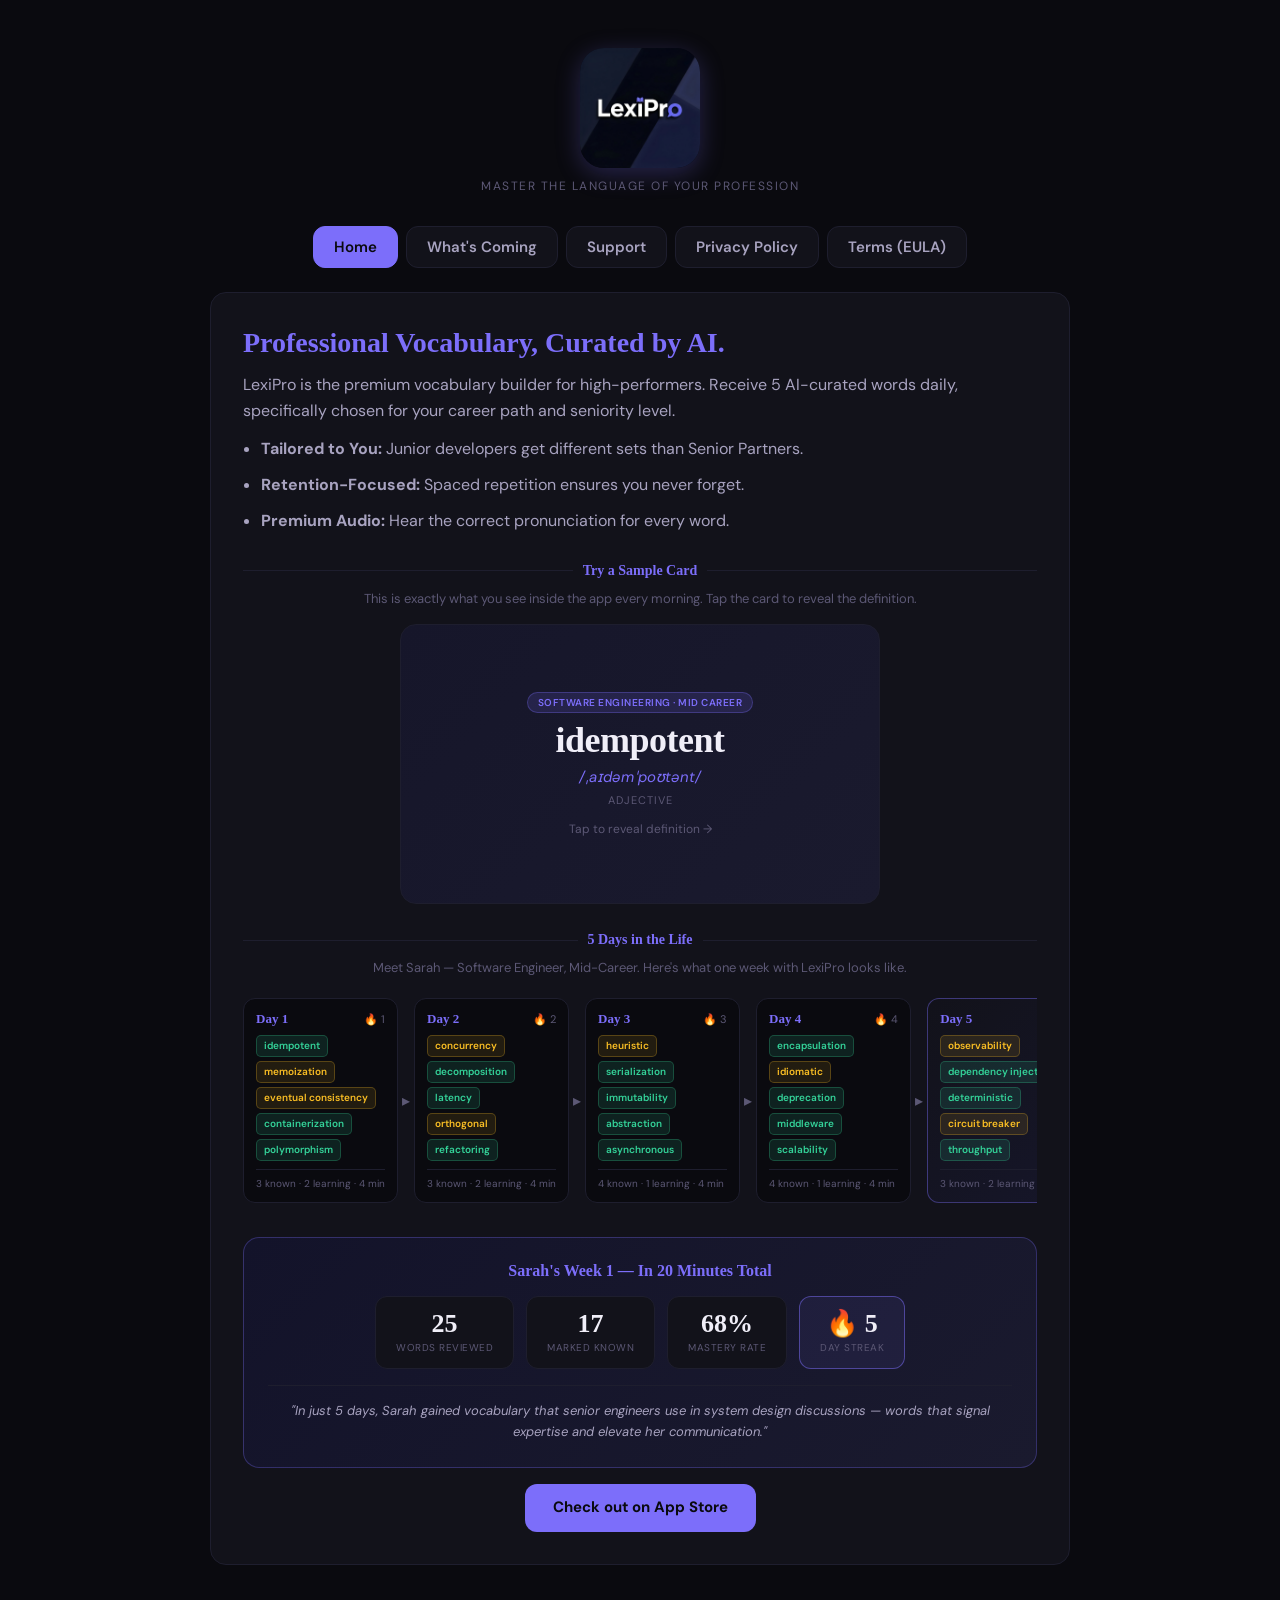
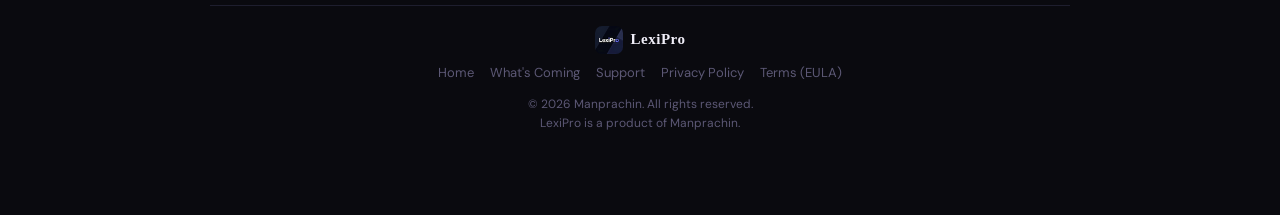
<file: index.html>
<!DOCTYPE html>
<html lang="en">
<head>
    <meta charset="UTF-8">
    <meta name="viewport" content="width=device-width, initial-scale=1.0">
    <title>LexiPro | Master the Language of Your Profession</title>
    <meta name="description" content="LexiPro — The premium vocabulary builder for high-performers. 5 AI-curated words daily, tailored to your career.">
    <link href="https://fonts.googleapis.com/css2?family=DM+Sans:wght@400;600;700&display=swap" rel="stylesheet">
    <link rel="icon" type="image/png" href="images/favicon.png">
    <link rel="stylesheet" href="styles.css?v=1.0.1">
</head>
<body>
<div class="page-wrapper">

    <div class="logo-container">
        <img src="images/icon.png" alt="LexiPro Logo" class="logo-img">
        <div class="logo-tagline">Master the Language of Your Profession</div>
    </div>

    <!-- Mobile burger toggle -->
    <button class="nav-toggle" onclick="toggleNav()" aria-expanded="false" aria-controls="main-nav" id="navToggle">
        <span class="nav-toggle-label">
            <span class="nav-current-page">Home</span>
        </span>
        <span class="burger-icon" aria-hidden="true">
            <span></span><span></span><span></span>
        </span>
    </button>

    <nav class="tabs" id="main-nav" role="navigation" aria-label="Main navigation">
        <a href="index.html"       class="tab-btn active" onclick="closeNav()">Home</a>
        <a href="coming-soon.html" class="tab-btn"        onclick="closeNav()">What's Coming</a>
        <a href="support.html"     class="tab-btn"        onclick="closeNav()">Support</a>
        <a href="privacy.html"     class="tab-btn"        onclick="closeNav()">Privacy Policy</a>
        <a href="terms.html"       class="tab-btn"        onclick="closeNav()">Terms (EULA)</a>
    </nav>

    <div class="content-card">
        <h2>Professional Vocabulary, Curated by AI.</h2>
        <p>LexiPro is the premium vocabulary builder for high-performers. Receive 5 AI-curated words daily, specifically chosen for your career path and seniority level.</p>
        <ul>
            <li><strong>Tailored to You:</strong> Junior developers get different sets than Senior Partners.</li>
            <li><strong>Retention-Focused:</strong> Spaced repetition ensures you never forget.</li>
            <li><strong>Premium Audio:</strong> Hear the correct pronunciation for every word.</li>
        </ul>

        <!-- ── SAMPLE WORD CARD ── -->
        <div class="section-divider"><span>Try a Sample Card</span></div>
        <p class="section-hint">This is exactly what you see inside the app every morning. Tap the card to reveal the definition.</p>

        <div class="card-carousel">
            <div class="word-card" id="wordCard" onclick="flipCard()">
                <div class="card-inner" id="cardInner">
                    <div class="card-face card-front">
                        <div class="card-badge">Software Engineering · Mid Career</div>
                        <div class="card-word">idempotent</div>
                        <div class="card-pronunciation">/ˌaɪdəmˈpoʊtənt/</div>
                        <div class="card-pos">adjective</div>
                        <div class="card-tap-hint">Tap to reveal definition →</div>
                    </div>
                    <div class="card-face card-back">
                        <div class="card-definition">Denoting an operation that produces the same result regardless of how many times it is executed.</div>
                        <div class="card-example">
                            <span class="example-label">Example</span>
                            "Making the same API request multiple times should be idempotent — the second call produces the same state as the first."
                        </div>
                        <div class="card-context">
                            <span class="context-label">💡 Context</span>
                            Critical in distributed systems and RESTful API design, especially for PUT and DELETE operations.
                        </div>
                    </div>
                </div>
            </div>
            <div class="card-actions" id="cardActions" style="display:none;">
                <button class="swipe-btn swipe-learn" onclick="swipeCard('learn')"><span>📚</span> Still Learning</button>
                <button class="swipe-btn swipe-know"  onclick="swipeCard('know')"><span>✅</span> I Know This</button>
            </div>
            <div class="swipe-reaction" id="swipeReaction" style="display:none;"></div>
        </div>

        <!-- ── 5-DAY JOURNEY ── -->
        <div class="section-divider"><span>5 Days in the Life</span></div>
        <p class="section-hint">Meet Sarah — Software Engineer, Mid-Career. Here's what one week with LexiPro looks like.</p>

        <div class="journey-strip">
            <div class="journey-day">
                <div class="day-header"><span class="day-label">Day 1</span><span class="day-streak">🔥 1</span></div>
                <div class="day-words">
                    <span class="word-pill known">idempotent</span>
                    <span class="word-pill learning">memoization</span>
                    <span class="word-pill learning">eventual consistency</span>
                    <span class="word-pill known">containerization</span>
                    <span class="word-pill known">polymorphism</span>
                </div>
                <div class="day-stat">3 known · 2 learning · 4 min</div>
            </div>
            <div class="journey-connector">▸</div>
            <div class="journey-day">
                <div class="day-header"><span class="day-label">Day 2</span><span class="day-streak">🔥 2</span></div>
                <div class="day-words">
                    <span class="word-pill learning">concurrency</span>
                    <span class="word-pill known">decomposition</span>
                    <span class="word-pill known">latency</span>
                    <span class="word-pill learning">orthogonal</span>
                    <span class="word-pill known">refactoring</span>
                </div>
                <div class="day-stat">3 known · 2 learning · 4 min</div>
            </div>
            <div class="journey-connector">▸</div>
            <div class="journey-day">
                <div class="day-header"><span class="day-label">Day 3</span><span class="day-streak">🔥 3</span></div>
                <div class="day-words">
                    <span class="word-pill learning">heuristic</span>
                    <span class="word-pill known">serialization</span>
                    <span class="word-pill known">immutability</span>
                    <span class="word-pill known">abstraction</span>
                    <span class="word-pill known">asynchronous</span>
                </div>
                <div class="day-stat">4 known · 1 learning · 4 min</div>
            </div>
            <div class="journey-connector">▸</div>
            <div class="journey-day">
                <div class="day-header"><span class="day-label">Day 4</span><span class="day-streak">🔥 4</span></div>
                <div class="day-words">
                    <span class="word-pill known">encapsulation</span>
                    <span class="word-pill learning">idiomatic</span>
                    <span class="word-pill known">deprecation</span>
                    <span class="word-pill known">middleware</span>
                    <span class="word-pill known">scalability</span>
                </div>
                <div class="day-stat">4 known · 1 learning · 4 min</div>
            </div>
            <div class="journey-connector">▸</div>
            <div class="journey-day journey-day-final">
                <div class="day-header"><span class="day-label">Day 5</span><span class="day-streak">🔥 5</span></div>
                <div class="day-words">
                    <span class="word-pill learning">observability</span>
                    <span class="word-pill known">dependency injection</span>
                    <span class="word-pill known">deterministic</span>
                    <span class="word-pill learning">circuit breaker</span>
                    <span class="word-pill known">throughput</span>
                </div>
                <div class="day-stat">3 known · 2 learning · 4 min</div>
            </div>
        </div>

        <!-- ── WEEK SUMMARY ── -->
        <div class="week-summary">
            <div class="summary-title">Sarah's Week 1 — In 20 Minutes Total</div>
            <div class="summary-stats">
                <div class="stat-box"><div class="stat-num">25</div><div class="stat-lbl">Words Reviewed</div></div>
                <div class="stat-box"><div class="stat-num">17</div><div class="stat-lbl">Marked Known</div></div>
                <div class="stat-box"><div class="stat-num">68%</div><div class="stat-lbl">Mastery Rate</div></div>
                <div class="stat-box stat-box-highlight"><div class="stat-num">🔥 5</div><div class="stat-lbl">Day Streak</div></div>
            </div>
            <div class="summary-quote">"In just 5 days, Sarah gained vocabulary that senior engineers use in system design discussions — words that signal expertise and elevate her communication."</div>
        </div>


        <a href="https://apps.apple.com/gb/app/lexipro/id6759836069" class="cta-button">Check out on App Store</a>
    </div>

    <footer class="site-footer">
        <div class="footer-logo">
            <img src="images/favicon.png" alt="LexiPro">
            <span class="footer-logo-name">LexiPro</span>
        </div>
        <nav class="footer-links" aria-label="Footer navigation">
            <a href="index.html">Home</a>
            <a href="coming-soon.html">What's Coming</a>
            <a href="support.html">Support</a>
            <a href="privacy.html">Privacy Policy</a>
            <a href="terms.html">Terms (EULA)</a>
        </nav>
        <p class="footer-copy">
            &copy; <script>document.write(new Date().getFullYear())</script> Manprachin. All rights reserved.<br>
            LexiPro is a product of <a href="mailto:manprachinbusiness@gmail.com">Manprachin</a>.
        </p>
    </footer>

</div><!-- /page-wrapper -->
<script src="script.js?v=1.0.1"></script>
</body>
</html>
</file>
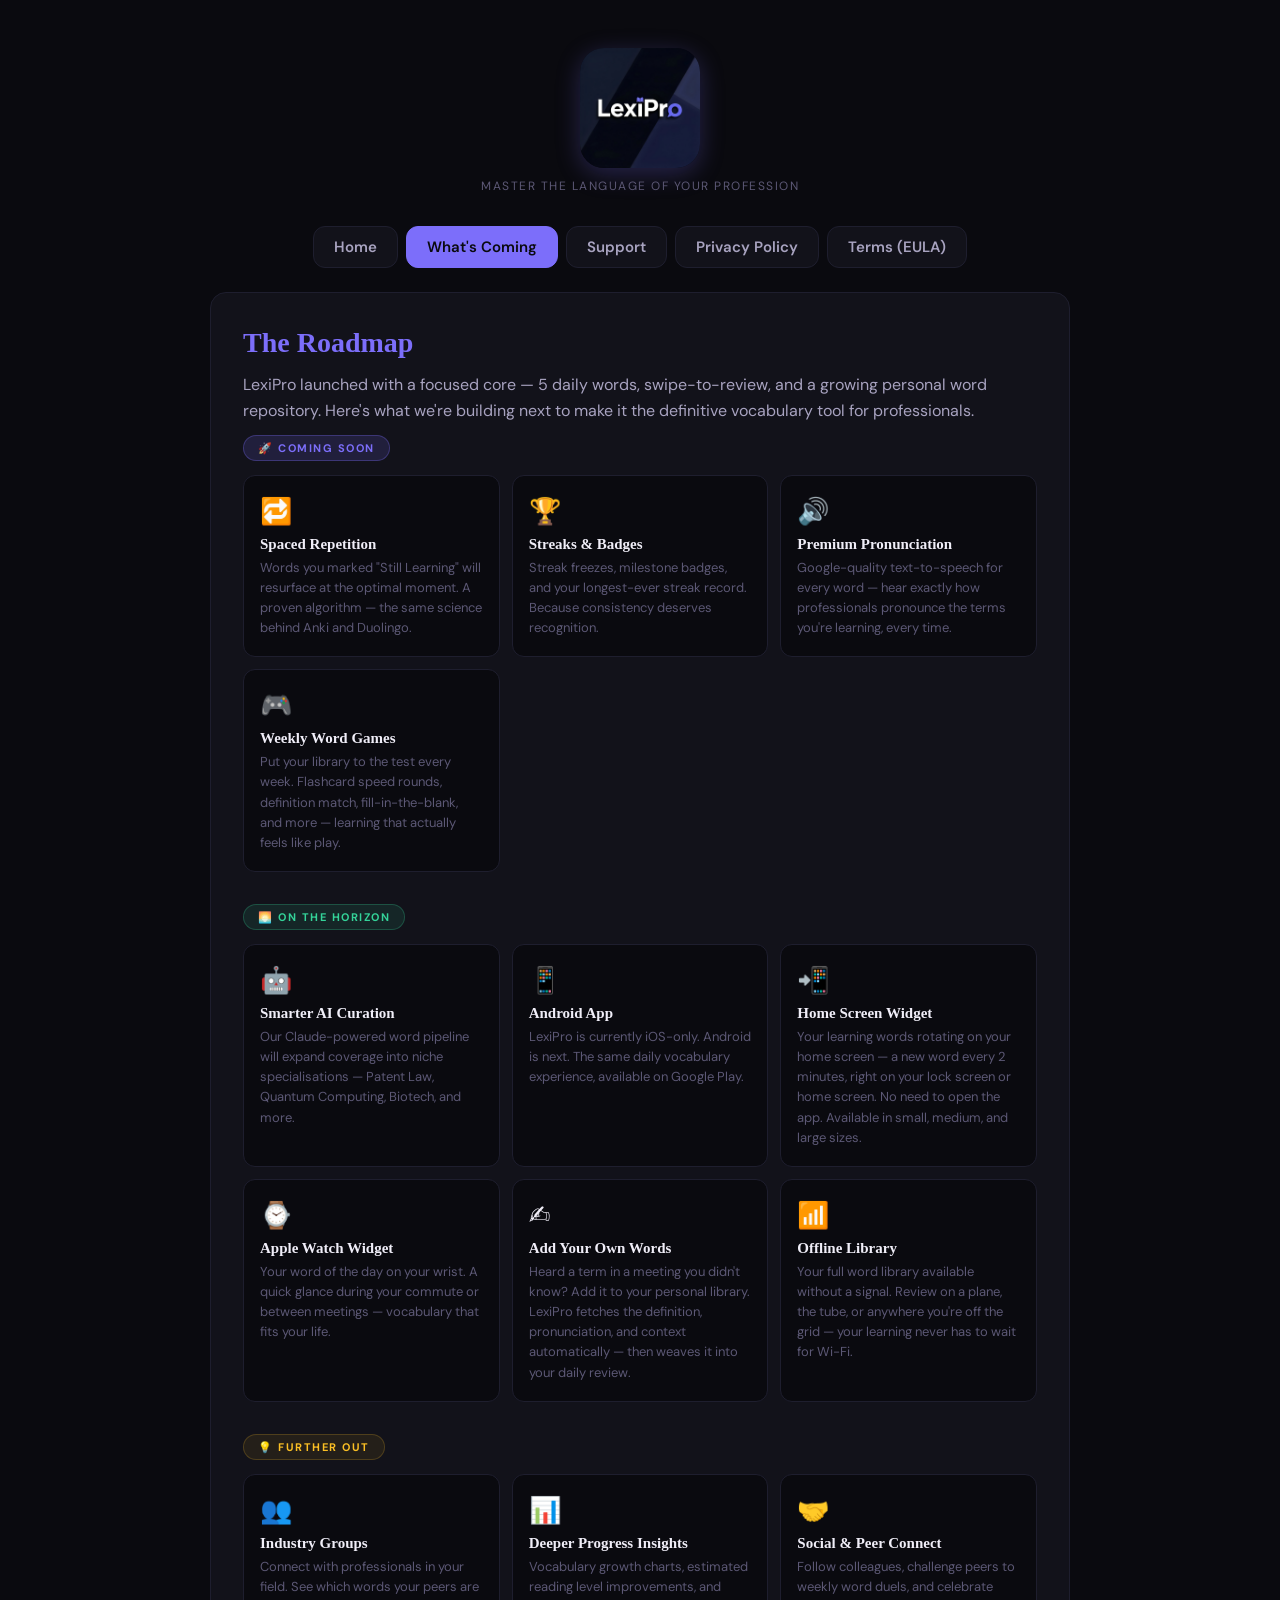
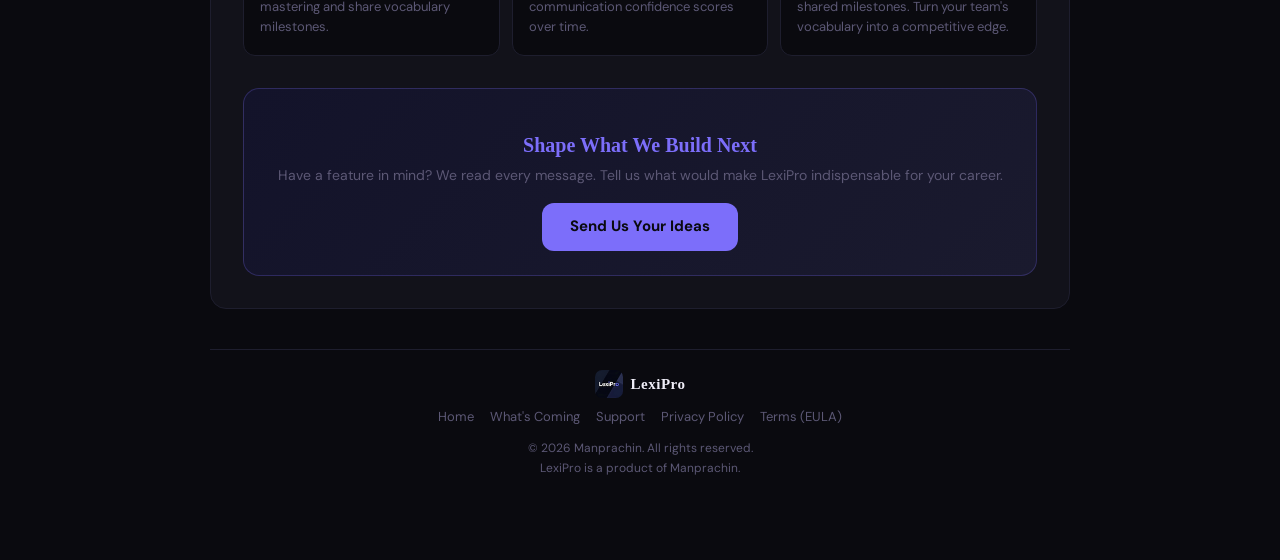
<file: coming-soon.html>
<!DOCTYPE html>
<html lang="en">
<head>
    <meta charset="UTF-8">
    <meta name="viewport" content="width=device-width, initial-scale=1.0">
    <title>What's Coming | LexiPro</title>
    <meta name="description" content="See what's next for LexiPro — Android support, spaced repetition, AI-powered word generation, streaks, badges and more.">
    <link href="https://fonts.googleapis.com/css2?family=DM+Sans:wght@400;600;700&display=swap" rel="stylesheet">
    <link rel="icon" type="image/png" href="images/favicon.png">
    <link rel="stylesheet" href="styles.css?v=1.0.1">
</head>
<body>
<div class="page-wrapper">

    <div class="logo-container">
        <img src="images/icon.png" alt="LexiPro Logo" class="logo-img">
        <div class="logo-tagline">Master the Language of Your Profession</div>
    </div>

    <button class="nav-toggle" onclick="toggleNav()" aria-expanded="false" aria-controls="main-nav" id="navToggle">
        <span class="nav-toggle-label">
            <span class="nav-current-page">What's Coming</span>
        </span>
        <span class="burger-icon" aria-hidden="true">
            <span></span><span></span><span></span>
        </span>
    </button>

    <nav class="tabs" id="main-nav" role="navigation" aria-label="Main navigation">
        <a href="index.html"       class="tab-btn"        onclick="closeNav()">Home</a>
        <a href="coming-soon.html" class="tab-btn active"  onclick="closeNav()">What's Coming</a>
        <a href="support.html"     class="tab-btn"         onclick="closeNav()">Support</a>
        <a href="privacy.html"     class="tab-btn"         onclick="closeNav()">Privacy Policy</a>
        <a href="terms.html"       class="tab-btn"         onclick="closeNav()">Terms (EULA)</a>
    </nav>

    <div class="content-card">
        <h2>The Roadmap</h2>
        <p>LexiPro launched with a focused core — 5 daily words, swipe-to-review, and a growing personal word repository. Here's what we're building next to make it the definitive vocabulary tool for professionals.</p>

        <!-- COMING SOON -->
        <div class="roadmap-phase">
            <div class="phase-label phase-soon">🚀 Coming Soon</div>
            <div class="roadmap-grid">
                <div class="roadmap-card">
                    <span class="roadmap-icon">🔁</span>
                    <div class="roadmap-title">Spaced Repetition</div>
                    <p class="roadmap-desc">Words you marked "Still Learning" will resurface at the optimal moment. A proven algorithm — the same science behind Anki and Duolingo.</p>
                </div>
                <div class="roadmap-card">
                    <span class="roadmap-icon">🏆</span>
                    <div class="roadmap-title">Streaks & Badges</div>
                    <p class="roadmap-desc">Streak freezes, milestone badges, and your longest-ever streak record. Because consistency deserves recognition.</p>
                </div>
                <div class="roadmap-card">
                    <span class="roadmap-icon">🔊</span>
                    <div class="roadmap-title">Premium Pronunciation</div>
                    <p class="roadmap-desc">Google-quality text-to-speech for every word — hear exactly how professionals pronounce the terms you're learning, every time.</p>
                </div>
                <div class="roadmap-card">
                    <span class="roadmap-icon">🎮</span>
                    <div class="roadmap-title">Weekly Word Games</div>
                    <p class="roadmap-desc">Put your library to the test every week. Flashcard speed rounds, definition match, fill-in-the-blank, and more — learning that actually feels like play.</p>
                </div>
            </div>
        </div>

        <!-- ON THE HORIZON -->
        <div class="roadmap-phase">
            <div class="phase-label phase-horizon">🌅 On the Horizon</div>
            <div class="roadmap-grid">
                <div class="roadmap-card">
                    <span class="roadmap-icon">🤖</span>
                    <div class="roadmap-title">Smarter AI Curation</div>
                    <p class="roadmap-desc">Our Claude-powered word pipeline will expand coverage into niche specialisations — Patent Law, Quantum Computing, Biotech, and more.</p>
                </div>
                <div class="roadmap-card">
                    <span class="roadmap-icon">📱</span>
                    <div class="roadmap-title">Android App</div>
                    <p class="roadmap-desc">LexiPro is currently iOS-only. Android is next. The same daily vocabulary experience, available on Google Play.</p>
                </div>
                <div class="roadmap-card">
                    <span class="roadmap-icon">📲</span>
                    <div class="roadmap-title">Home Screen Widget</div>
                    <p class="roadmap-desc">Your learning words rotating on your home screen — a new word every 2 minutes, right on your lock screen or home screen. No need to open the app. Available in small, medium, and large sizes.</p>
                </div>
                <div class="roadmap-card">
                    <span class="roadmap-icon">⌚</span>
                    <div class="roadmap-title">Apple Watch Widget</div>
                    <p class="roadmap-desc">Your word of the day on your wrist. A quick glance during your commute or between meetings — vocabulary that fits your life.</p>
                </div>
                <div class="roadmap-card">
                    <span class="roadmap-icon">✍️</span>
                    <div class="roadmap-title">Add Your Own Words</div>
                    <p class="roadmap-desc">Heard a term in a meeting you didn't know? Add it to your personal library. LexiPro fetches the definition, pronunciation, and context automatically — then weaves it into your daily review.</p>
                </div>
                <div class="roadmap-card">
                    <span class="roadmap-icon">📶</span>
                    <div class="roadmap-title">Offline Library</div>
                    <p class="roadmap-desc">Your full word library available without a signal. Review on a plane, the tube, or anywhere you're off the grid — your learning never has to wait for Wi-Fi.</p>
                </div>
            </div>
        </div>

        <!-- FURTHER OUT -->
        <div class="roadmap-phase">
            <div class="phase-label phase-future">💡 Further Out</div>
            <div class="roadmap-grid">
                <div class="roadmap-card">
                    <span class="roadmap-icon">👥</span>
                    <div class="roadmap-title">Industry Groups</div>
                    <p class="roadmap-desc">Connect with professionals in your field. See which words your peers are mastering and share vocabulary milestones.</p>
                </div>
                <div class="roadmap-card">
                    <span class="roadmap-icon">📊</span>
                    <div class="roadmap-title">Deeper Progress Insights</div>
                    <p class="roadmap-desc">Vocabulary growth charts, estimated reading level improvements, and communication confidence scores over time.</p>
                </div>
                <div class="roadmap-card">
                    <span class="roadmap-icon">🤝</span>
                    <div class="roadmap-title">Social & Peer Connect</div>
                    <p class="roadmap-desc">Follow colleagues, challenge peers to weekly word duels, and celebrate shared milestones. Turn your team's vocabulary into a competitive edge.</p>
                </div>
            </div>
        </div>

        <!-- CTA BANNER -->
        <div class="roadmap-banner">
            <h3>Shape What We Build Next</h3>
            <p>Have a feature in mind? We read every message. Tell us what would make LexiPro indispensable for your career.</p>
            <a href="support.html" class="cta-button">Send Us Your Ideas</a>
        </div>
    </div>

    <footer class="site-footer">
        <div class="footer-logo">
            <img src="images/favicon.png" alt="LexiPro">
            <span class="footer-logo-name">LexiPro</span>
        </div>
        <nav class="footer-links" aria-label="Footer navigation">
            <a href="index.html">Home</a>
            <a href="coming-soon.html">What's Coming</a>
            <a href="support.html">Support</a>
            <a href="privacy.html">Privacy Policy</a>
            <a href="terms.html">Terms (EULA)</a>
        </nav>
        <p class="footer-copy">
            &copy; <script>document.write(new Date().getFullYear())</script> Manprachin. All rights reserved.<br>
            LexiPro is a product of <a href="mailto:manprachinbusiness@gmail.com">Manprachin</a>.
        </p>
    </footer>

</div><!-- /page-wrapper -->
<script src="script.js?v=1.0.1"></script>
</body>
</html>
</file>
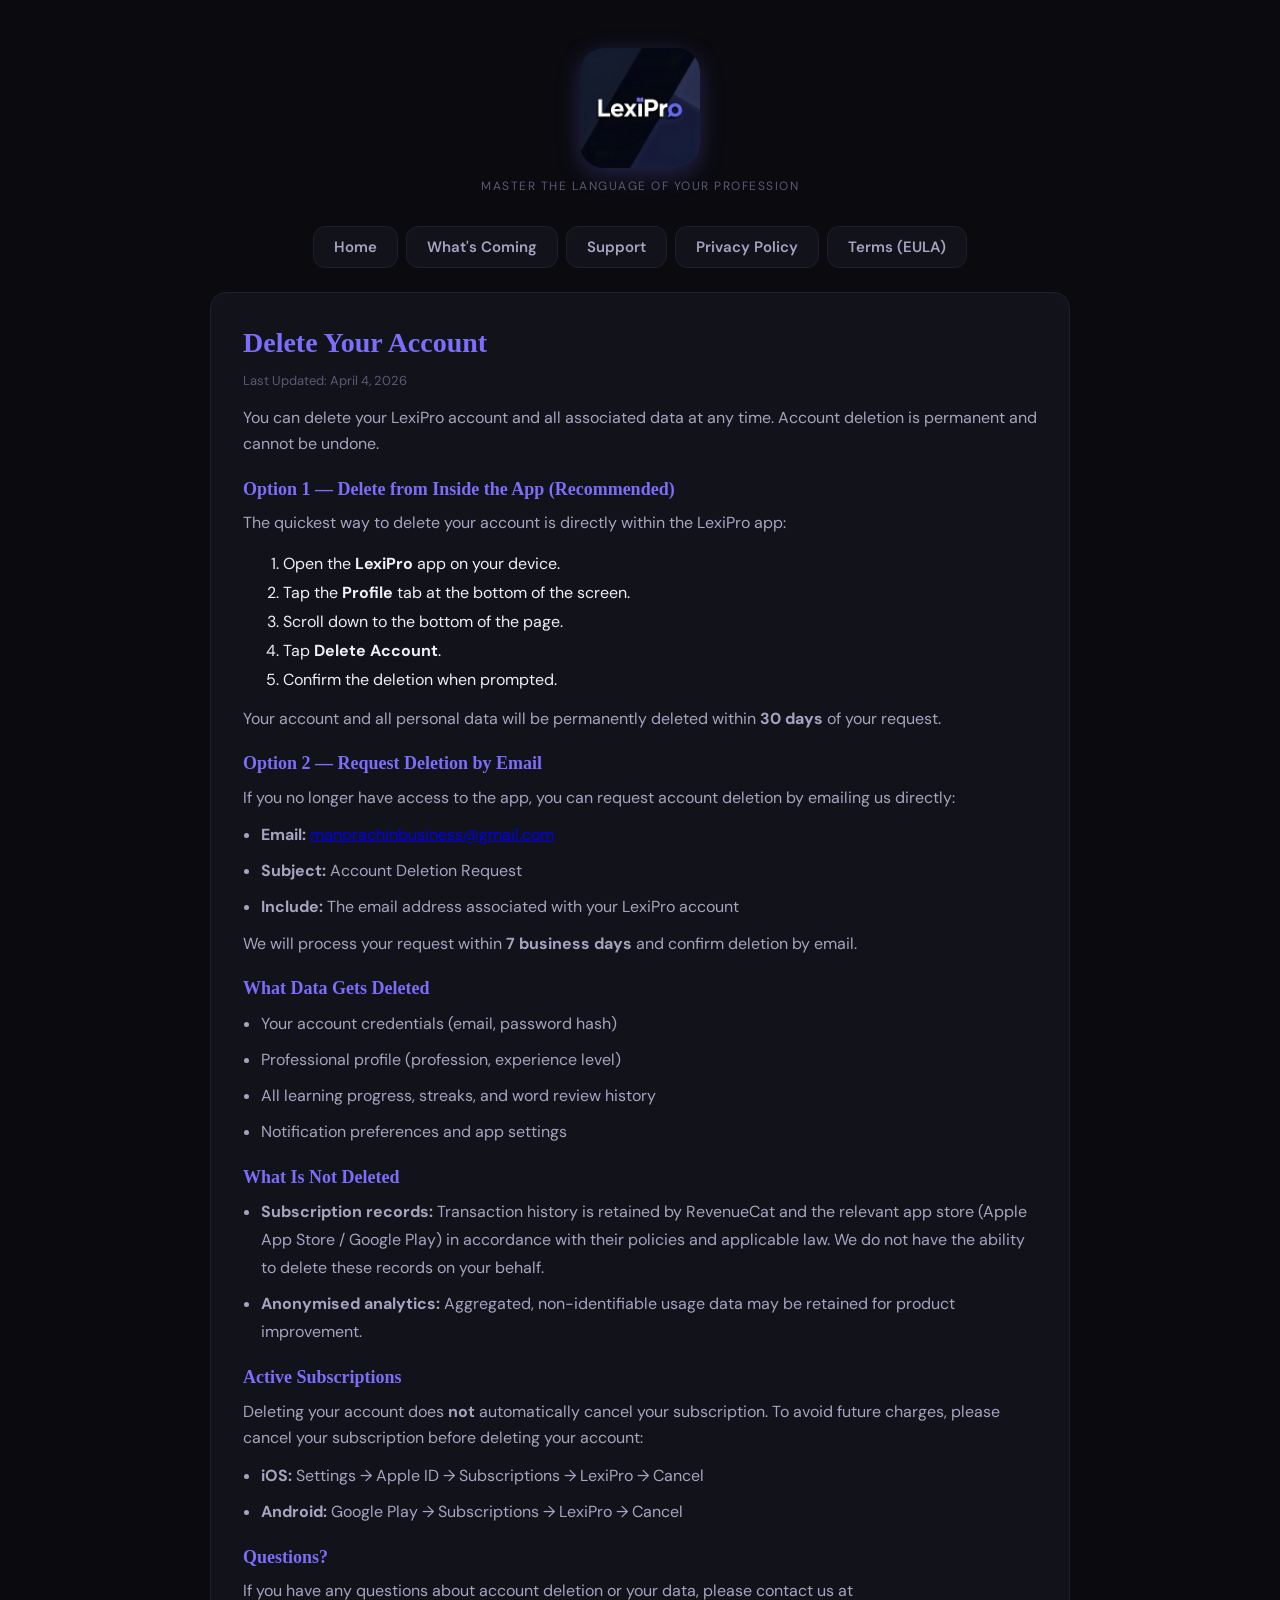
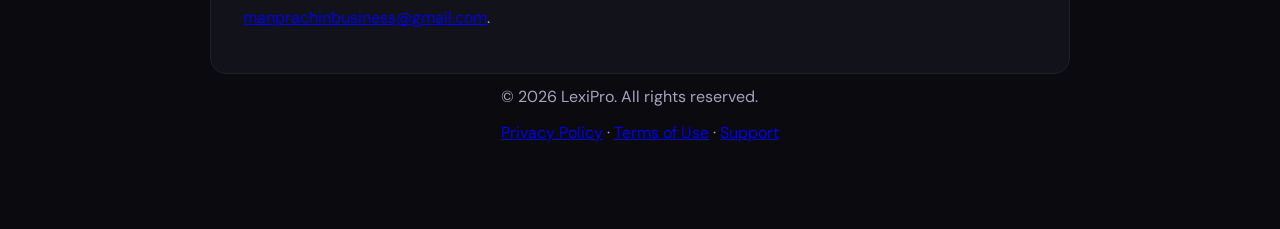
<file: delete-account.html>
<!DOCTYPE html>
<html lang="en">

<head>
    <meta charset="UTF-8">
    <meta name="viewport" content="width=device-width, initial-scale=1.0">
    <title>Delete Account | LexiPro</title>
    <meta name="description" content="How to delete your LexiPro account and all associated data.">
    <link href="https://fonts.googleapis.com/css2?family=DM+Sans:wght@400;600;700&display=swap" rel="stylesheet">
    <link rel="icon" type="image/png" href="images/favicon.png">
    <link rel="stylesheet" href="styles.css?v=1.0.1">
</head>

<body>
    <div class="page-wrapper">

        <div class="logo-container">
            <img src="images/icon.png" alt="LexiPro Logo" class="logo-img">
            <div class="logo-tagline">Master the Language of Your Profession</div>
        </div>

        <button class="nav-toggle" onclick="toggleNav()" aria-expanded="false" aria-controls="main-nav" id="navToggle">
            <span class="nav-toggle-label">
                <span class="nav-current-page">Delete Account</span>
            </span>
            <span class="burger-icon" aria-hidden="true">
                <span></span><span></span><span></span>
            </span>
        </button>

        <nav class="tabs" id="main-nav" role="navigation" aria-label="Main navigation">
            <a href="index.html" class="tab-btn" onclick="closeNav()">Home</a>
            <a href="coming-soon.html" class="tab-btn" onclick="closeNav()">What's Coming</a>
            <a href="support.html" class="tab-btn" onclick="closeNav()">Support</a>
            <a href="privacy.html" class="tab-btn" onclick="closeNav()">Privacy Policy</a>
            <a href="terms.html" class="tab-btn" onclick="closeNav()">Terms (EULA)</a>
        </nav>

        <div class="content-card">
            <h2>Delete Your Account</h2>
            <div class="date">Last Updated: April 4, 2026</div>

            <p>You can delete your LexiPro account and all associated data at any time. Account deletion is permanent
                and cannot be undone.</p>

            <h3>Option 1 — Delete from Inside the App (Recommended)</h3>
            <p>The quickest way to delete your account is directly within the LexiPro app:</p>
            <ol>
                <li>Open the <strong>LexiPro</strong> app on your device.</li>
                <li>Tap the <strong>Profile</strong> tab at the bottom of the screen.</li>
                <li>Scroll down to the bottom of the page.</li>
                <li>Tap <strong>Delete Account</strong>.</li>
                <li>Confirm the deletion when prompted.</li>
            </ol>
            <p>Your account and all personal data will be permanently deleted within <strong>30 days</strong> of your
                request.</p>

            <h3>Option 2 — Request Deletion by Email</h3>
            <p>If you no longer have access to the app, you can request account deletion by emailing us directly:</p>
            <ul>
                <li><strong>Email:</strong> <a href="mailto:manprachinbusiness@gmail.com">manprachinbusiness@gmail.com</a></li>
                <li><strong>Subject:</strong> Account Deletion Request</li>
                <li><strong>Include:</strong> The email address associated with your LexiPro account</li>
            </ul>
            <p>We will process your request within <strong>7 business days</strong> and confirm deletion by email.</p>

            <h3>What Data Gets Deleted</h3>
            <ul>
                <li>Your account credentials (email, password hash)</li>
                <li>Professional profile (profession, experience level)</li>
                <li>All learning progress, streaks, and word review history</li>
                <li>Notification preferences and app settings</li>
            </ul>

            <h3>What Is Not Deleted</h3>
            <ul>
                <li><strong>Subscription records:</strong> Transaction history is retained by RevenueCat and the
                    relevant app store (Apple App Store / Google Play) in accordance with their policies and applicable
                    law. We do not have the ability to delete these records on your behalf.</li>
                <li><strong>Anonymised analytics:</strong> Aggregated, non-identifiable usage data may be retained for
                    product improvement.</li>
            </ul>

            <h3>Active Subscriptions</h3>
            <p>Deleting your account does <strong>not</strong> automatically cancel your subscription. To avoid future
                charges, please cancel your subscription before deleting your account:</p>
            <ul>
                <li><strong>iOS:</strong> Settings → Apple ID → Subscriptions → LexiPro → Cancel</li>
                <li><strong>Android:</strong> Google Play → Subscriptions → LexiPro → Cancel</li>
            </ul>

            <h3>Questions?</h3>
            <p>If you have any questions about account deletion or your data, please contact us at
                <a href="mailto:manprachinbusiness@gmail.com">manprachinbusiness@gmail.com</a>.
            </p>
        </div>

        <footer class="footer">
            <p>&copy; 2026 LexiPro. All rights reserved.</p>
            <p><a href="privacy.html">Privacy Policy</a> &middot; <a href="terms.html">Terms of Use</a> &middot;
                <a href="support.html">Support</a></p>
        </footer>

    </div>

    <script>
        function toggleNav() {
            const nav = document.getElementById('main-nav');
            const toggle = document.getElementById('navToggle');
            const isOpen = nav.classList.toggle('open');
            toggle.setAttribute('aria-expanded', isOpen);
        }
        function closeNav() {
            const nav = document.getElementById('main-nav');
            const toggle = document.getElementById('navToggle');
            nav.classList.remove('open');
            toggle.setAttribute('aria-expanded', 'false');
        }
    </script>

</body>

</html>
</file>
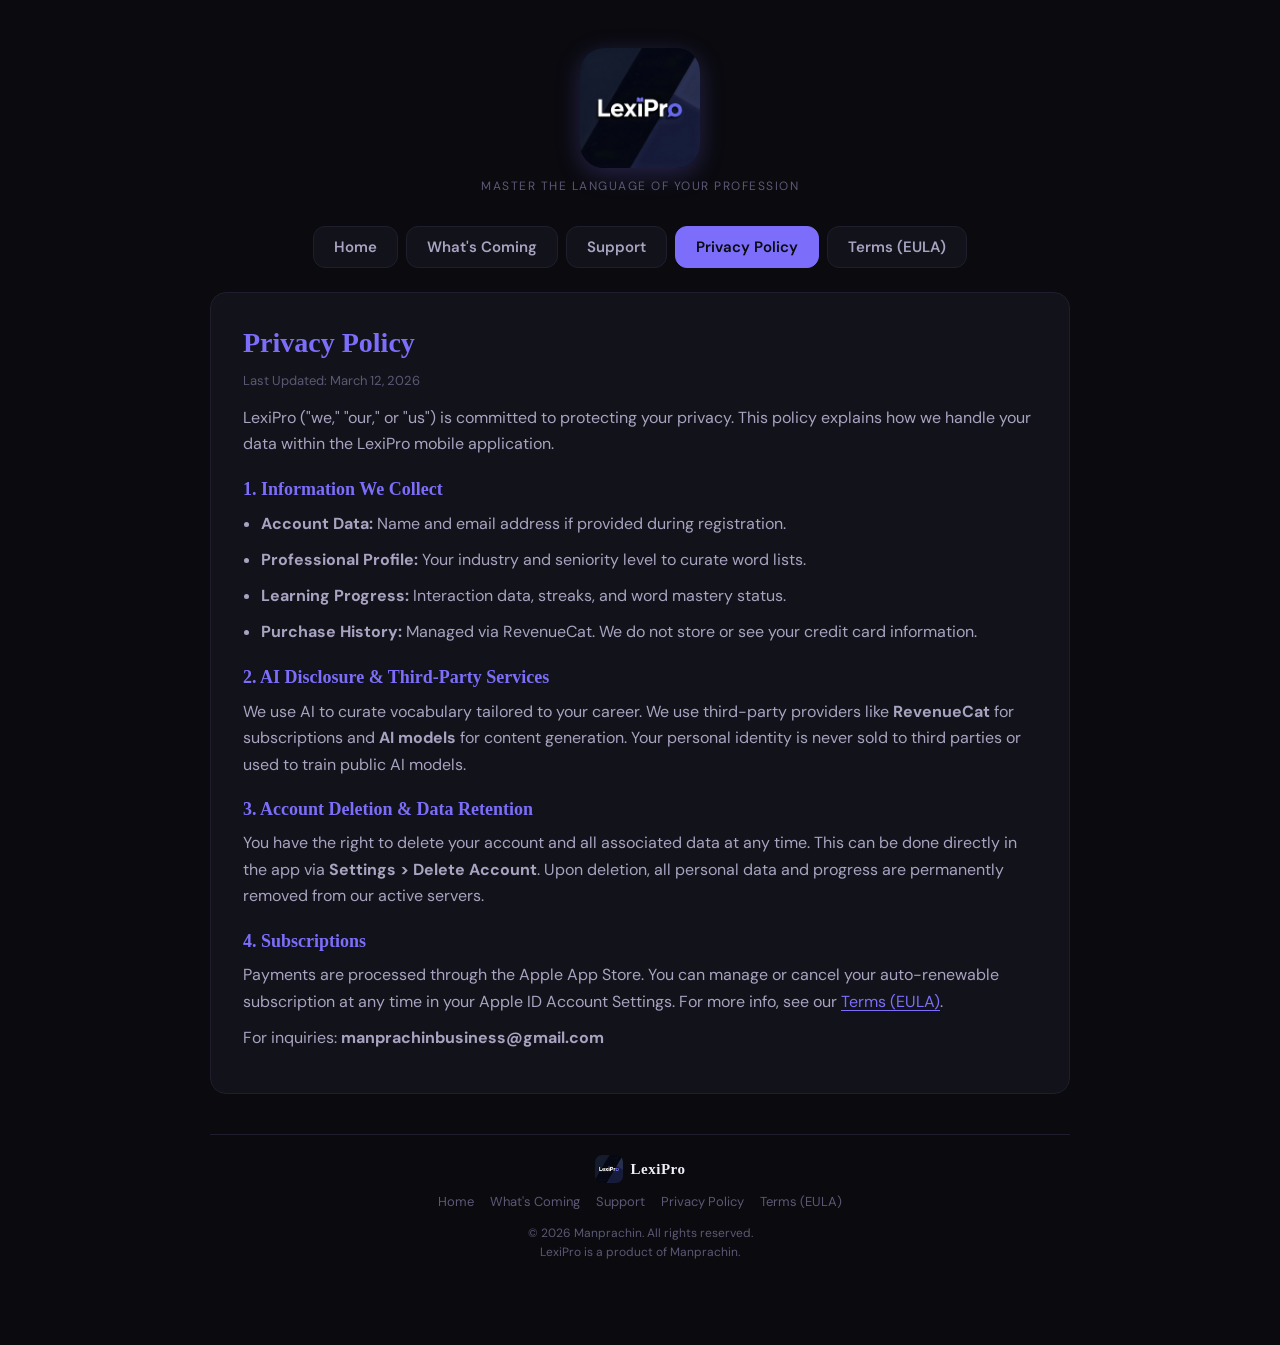
<file: privacy.html>
<!DOCTYPE html>
<html lang="en">

<head>
    <meta charset="UTF-8">
    <meta name="viewport" content="width=device-width, initial-scale=1.0">
    <title>Privacy Policy | LexiPro</title>
    <meta name="description" content="LexiPro Privacy Policy — how we collect, use, and protect your data.">
    <link href="https://fonts.googleapis.com/css2?family=DM+Sans:wght@400;600;700&display=swap" rel="stylesheet">
    <link rel="icon" type="image/png" href="images/favicon.png">
    <link rel="stylesheet" href="styles.css?v=1.0.1">
</head>

<body>
    <div class="page-wrapper">

        <div class="logo-container">
            <img src="images/icon.png" alt="LexiPro Logo" class="logo-img">
            <div class="logo-tagline">Master the Language of Your Profession</div>
        </div>

        <button class="nav-toggle" onclick="toggleNav()" aria-expanded="false" aria-controls="main-nav" id="navToggle">
            <span class="nav-toggle-label">
                <span class="nav-current-page">Privacy Policy</span>
            </span>
            <span class="burger-icon" aria-hidden="true">
                <span></span><span></span><span></span>
            </span>
        </button>

        <nav class="tabs" id="main-nav" role="navigation" aria-label="Main navigation">
            <a href="index.html" class="tab-btn" onclick="closeNav()">Home</a>
            <a href="coming-soon.html" class="tab-btn" onclick="closeNav()">What's Coming</a>
            <a href="support.html" class="tab-btn" onclick="closeNav()">Support</a>
            <a href="privacy.html" class="tab-btn active" onclick="closeNav()">Privacy Policy</a>
            <a href="terms.html" class="tab-btn" onclick="closeNav()">Terms (EULA)</a>
        </nav>

        <div class="content-card">
            <h2>Privacy Policy</h2>
            <div class="date">Last Updated: March 12, 2026</div>

            <p>LexiPro ("we," "our," or "us") is committed to protecting your privacy. This policy explains how we
                handle your data within the LexiPro mobile application.</p>

            <h3>1. Information We Collect</h3>
            <ul>
                <li><strong>Account Data:</strong> Name and email address if provided during registration.</li>
                <li><strong>Professional Profile:</strong> Your industry and seniority level to curate word lists.</li>
                <li><strong>Learning Progress:</strong> Interaction data, streaks, and word mastery status.</li>
                <li><strong>Purchase History:</strong> Managed via RevenueCat. We do not store or see your credit card
                    information.</li>
            </ul>

            <h3>2. AI Disclosure & Third-Party Services</h3>
            <p>We use AI to curate vocabulary tailored to your career. We use third-party providers like
                <strong>RevenueCat</strong> for subscriptions and <strong>AI models</strong> for content generation.
                Your personal identity is never sold to third parties or used to train public AI models.</p>

            <h3>3. Account Deletion & Data Retention</h3>
            <p>You have the right to delete your account and all associated data at any time. This can be done directly
                in the app via <b>Settings > Delete Account</b>. Upon deletion, all personal data and progress are
                permanently removed from our active servers.</p>

            <h3>4. Subscriptions</h3>
            <p>Payments are processed through the Apple App Store. You can manage or cancel your auto-renewable
                subscription at any time in your Apple ID Account Settings. For more info, see our
                <a href="terms.html" class="external-link">Terms (EULA)</a>.</p>

            <p>For inquiries: <strong>manprachinbusiness@gmail.com</strong></p>
        </div>

        <footer class="site-footer">
            <div class="footer-logo">
                <img src="images/favicon.png" alt="LexiPro">
                <span class="footer-logo-name">LexiPro</span>
            </div>
            <nav class="footer-links" aria-label="Footer navigation">
                <a href="index.html">Home</a>
                <a href="coming-soon.html">What's Coming</a>
                <a href="support.html">Support</a>
                <a href="privacy.html">Privacy Policy</a>
                <a href="terms.html">Terms (EULA)</a>
            </nav>
            <p class="footer-copy">
                &copy;
                <script>document.write(new Date().getFullYear())</script> Manprachin. All rights reserved.<br>
                LexiPro is a product of <a href="mailto:manprachinbusiness@gmail.com">Manprachin</a>.
            </p>
        </footer>

    </div><!-- /page-wrapper -->
    <script src="script.js?v=1.0.1"></script>
</body>

</html>
</file>
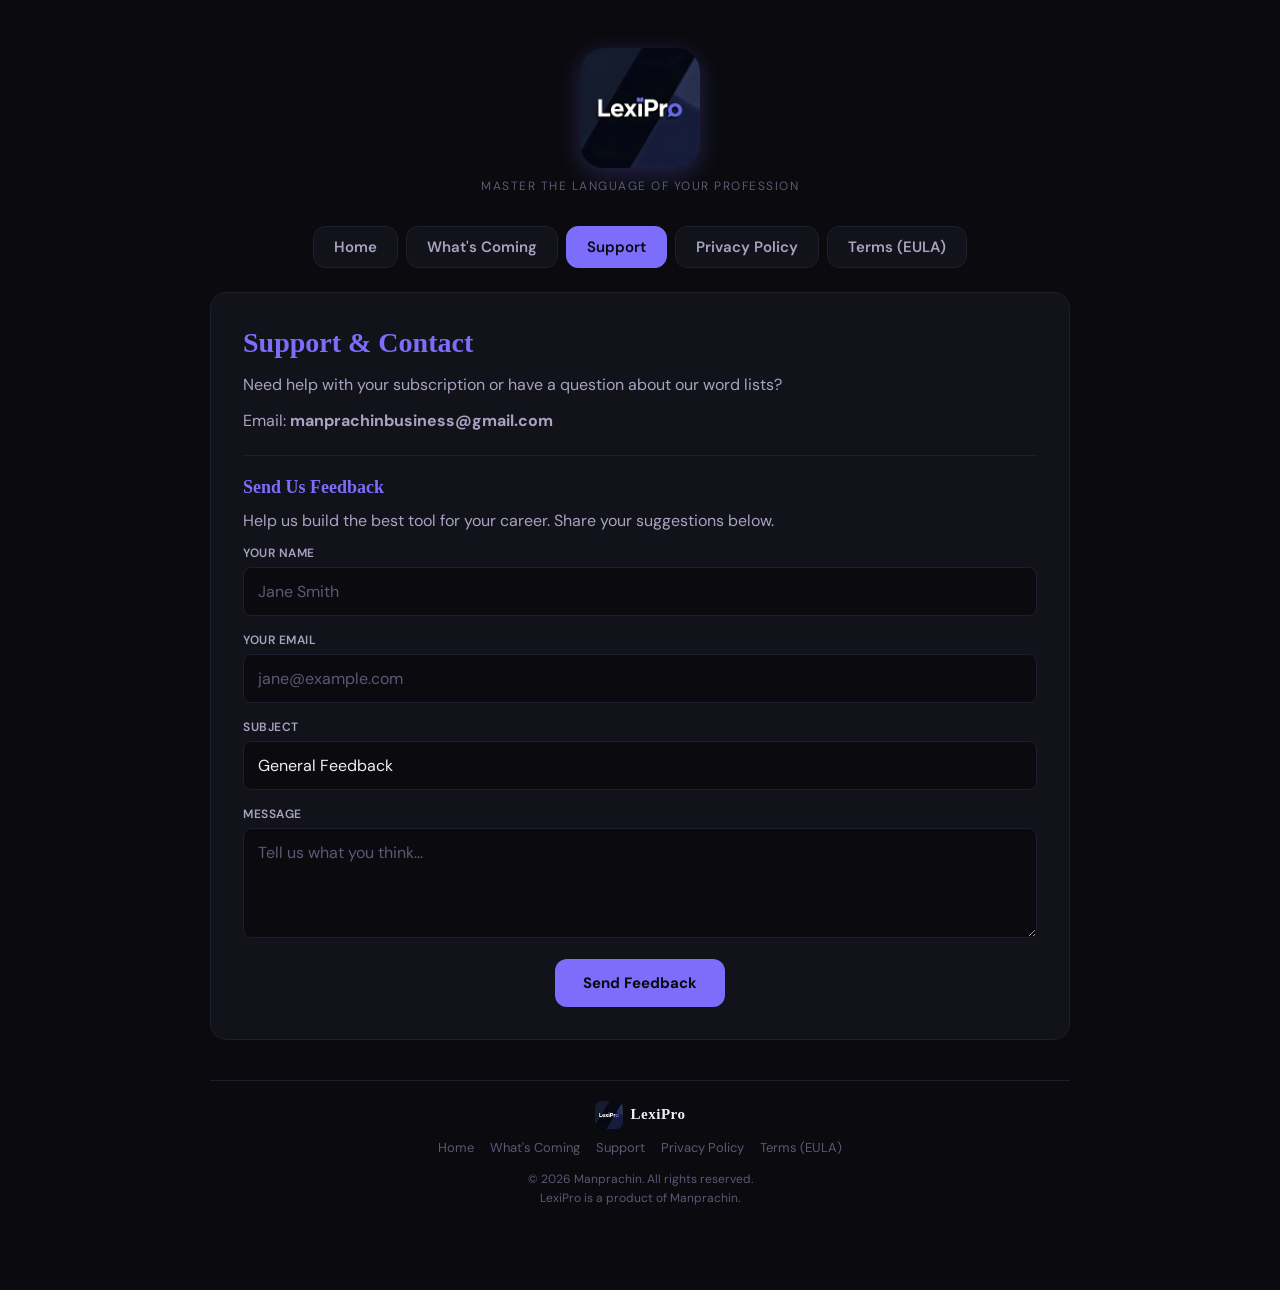
<file: support.html>
<!DOCTYPE html>
<html lang="en">
<head>
    <meta charset="UTF-8">
    <meta name="viewport" content="width=device-width, initial-scale=1.0">
    <title>Support | LexiPro</title>
    <meta name="description" content="Get help with LexiPro or send us feedback. We'd love to hear from you.">
    <link href="https://fonts.googleapis.com/css2?family=DM+Sans:wght@400;600;700&display=swap" rel="stylesheet">
    <link rel="icon" type="image/png" href="images/favicon.png">
    <link rel="stylesheet" href="styles.css?v=1.0.1">
</head>
<body>
<div class="page-wrapper">

    <div class="logo-container">
        <img src="images/icon.png" alt="LexiPro Logo" class="logo-img">
        <div class="logo-tagline">Master the Language of Your Profession</div>
    </div>

    <button class="nav-toggle" onclick="toggleNav()" aria-expanded="false" aria-controls="main-nav" id="navToggle">
        <span class="nav-toggle-label">
            <span class="nav-current-page">Support</span>
        </span>
        <span class="burger-icon" aria-hidden="true">
            <span></span><span></span><span></span>
        </span>
    </button>

    <nav class="tabs" id="main-nav" role="navigation" aria-label="Main navigation">
        <a href="index.html"       class="tab-btn"        onclick="closeNav()">Home</a>
        <a href="coming-soon.html" class="tab-btn"         onclick="closeNav()">What's Coming</a>
        <a href="support.html"     class="tab-btn active"  onclick="closeNav()">Support</a>
        <a href="privacy.html"     class="tab-btn"         onclick="closeNav()">Privacy Policy</a>
        <a href="terms.html"       class="tab-btn"         onclick="closeNav()">Terms (EULA)</a>
    </nav>

    <div class="content-card">
        <h2>Support & Contact</h2>
        <p>Need help with your subscription or have a question about our word lists?</p>
        <p>Email: <strong>manprachinbusiness@gmail.com</strong></p>

        <hr>

        <h3>Send Us Feedback</h3>
        <p>Help us build the best tool for your career. Share your suggestions below.</p>

        <div id="feedback-form-wrap">
            <div class="form-group">
                <label class="form-label" for="feedback-name">Your Name</label>
                <input class="form-input" type="text" id="feedback-name" placeholder="Jane Smith" autocomplete="name" required>
            </div>
            <div class="form-group">
                <label class="form-label" for="feedback-email">Your Email</label>
                <input class="form-input" type="email" id="feedback-email" placeholder="jane@example.com" autocomplete="email" required>
            </div>
            <div class="form-group">
                <label class="form-label" for="feedback-subject">Subject</label>
                <select class="form-input" id="feedback-subject">
                    <option value="General Feedback">General Feedback</option>
                    <option value="Bug Report">Bug Report</option>
                    <option value="Feature Request">Feature Request</option>
                    <option value="Subscription Issue">Subscription Issue</option>
                    <option value="Other">Other</option>
                </select>
            </div>
            <div class="form-group">
                <label class="form-label" for="feedback-message">Message</label>
                <textarea class="form-input form-textarea" id="feedback-message" placeholder="Tell us what you think..." required></textarea>
            </div>
            <div id="form-error" class="form-error" style="display:none;">Please fill in all required fields.</div>
            <button class="cta-button" id="feedback-submit" onclick="submitFeedback()">Send Feedback</button>
        </div>

        <div id="feedback-success" class="feedback-success" style="display:none;">
            <div class="success-icon">&#10003;</div>
            <h3>Message Sent!</h3>
            <p>Thanks for your feedback. We'll get back to you at the email you provided.</p>
        </div>
    </div>

    <footer class="site-footer">
        <div class="footer-logo">
            <img src="images/favicon.png" alt="LexiPro">
            <span class="footer-logo-name">LexiPro</span>
        </div>
        <nav class="footer-links" aria-label="Footer navigation">
            <a href="index.html">Home</a>
            <a href="coming-soon.html">What's Coming</a>
            <a href="support.html">Support</a>
            <a href="privacy.html">Privacy Policy</a>
            <a href="terms.html">Terms (EULA)</a>
        </nav>
        <p class="footer-copy">
            &copy; <script>document.write(new Date().getFullYear())</script> Manprachin. All rights reserved.<br>
            LexiPro is a product of <a href="mailto:manprachinbusiness@gmail.com">Manprachin</a>.
        </p>
    </footer>

</div><!-- /page-wrapper -->
<script src="script.js?v=1.0.1"></script>
</body>
</html>
</file>
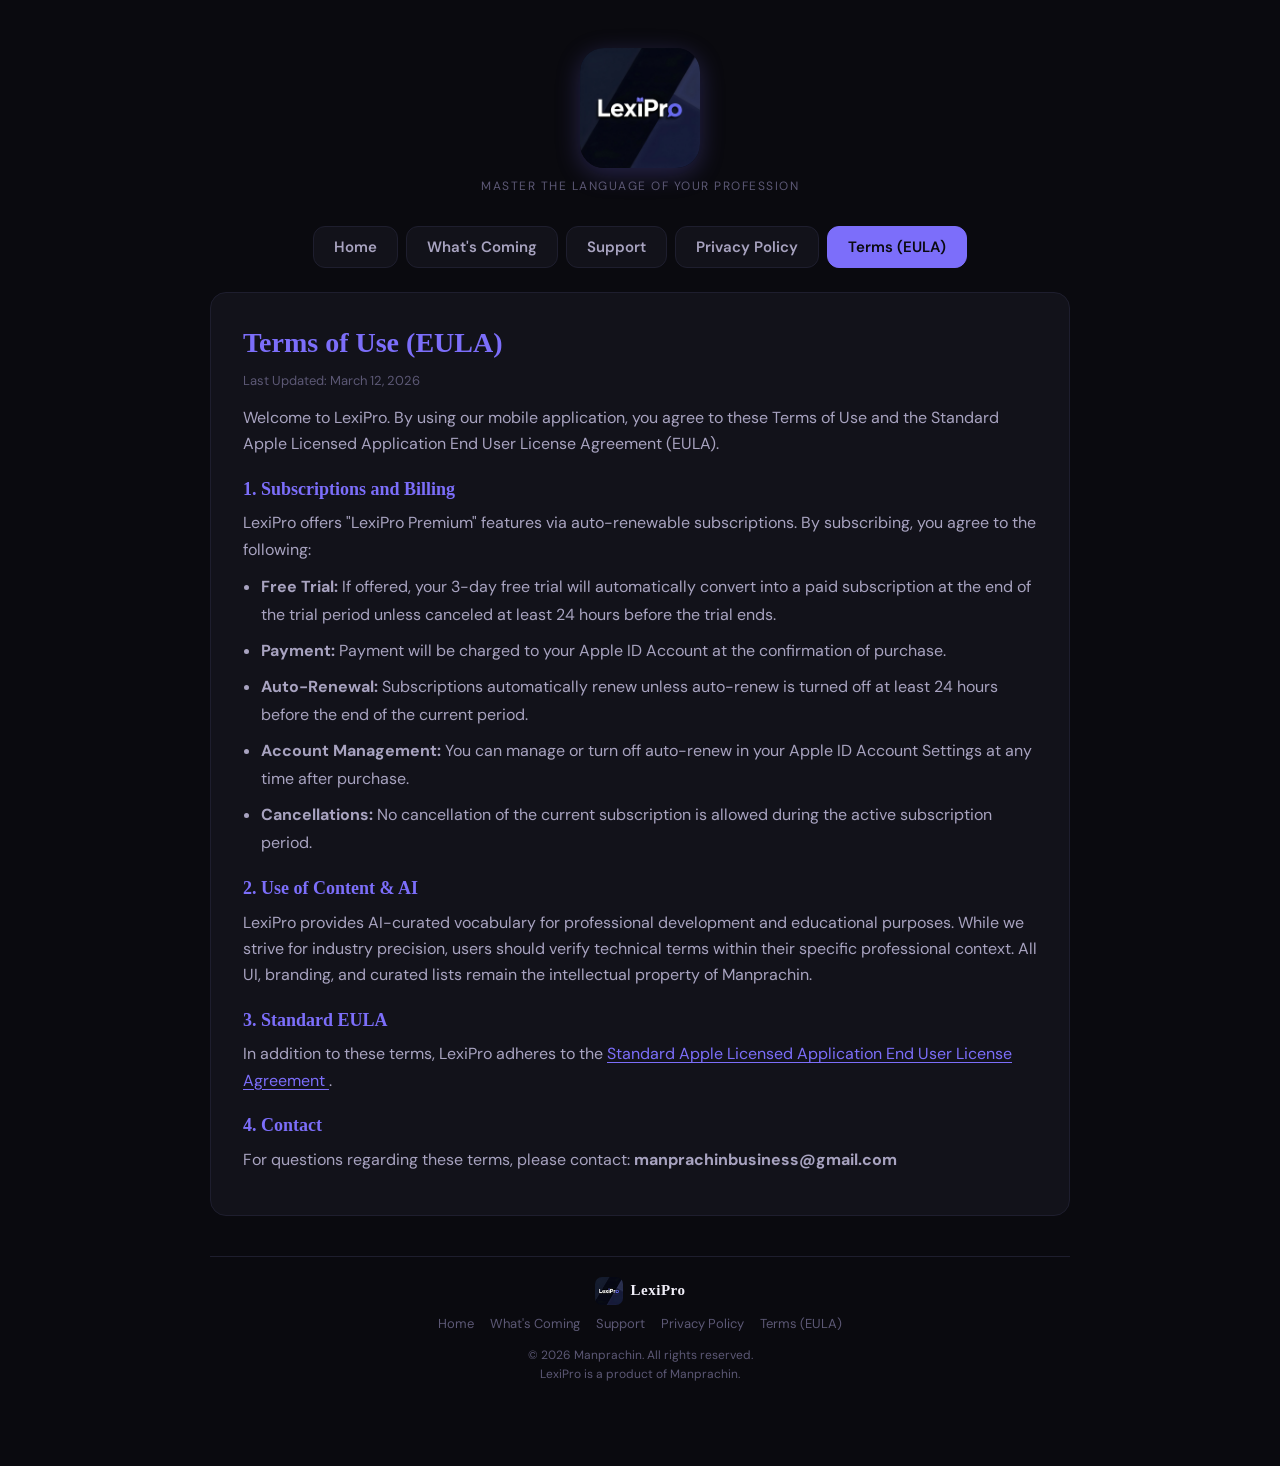
<file: terms.html>
<!DOCTYPE html>
<html lang="en">

<head>
    <meta charset="UTF-8">
    <meta name="viewport" content="width=device-width, initial-scale=1.0">
    <title>Terms of Use | LexiPro</title>
    <meta name="description" content="LexiPro Terms of Use and End User Licence Agreement (EULA).">
    <link href="https://fonts.googleapis.com/css2?family=DM+Sans:wght@400;600;700&display=swap" rel="stylesheet">
    <link rel="icon" type="image/png" href="images/favicon.png">
    <link rel="stylesheet" href="styles.css?v=1.0.1">
</head>

<body>
    <div class="page-wrapper">

        <div class="logo-container">
            <img src="images/icon.png" alt="LexiPro Logo" class="logo-img">
            <div class="logo-tagline">Master the Language of Your Profession</div>
        </div>

        <button class="nav-toggle" onclick="toggleNav()" aria-expanded="false" aria-controls="main-nav" id="navToggle">
            <span class="nav-toggle-label">
                <span class="nav-current-page">Terms (EULA)</span>
            </span>
            <span class="burger-icon" aria-hidden="true">
                <span></span><span></span><span></span>
            </span>
        </button>

        <nav class="tabs" id="main-nav" role="navigation" aria-label="Main navigation">
            <a href="index.html" class="tab-btn" onclick="closeNav()">Home</a>
            <a href="coming-soon.html" class="tab-btn" onclick="closeNav()">What's Coming</a>
            <a href="support.html" class="tab-btn" onclick="closeNav()">Support</a>
            <a href="privacy.html" class="tab-btn" onclick="closeNav()">Privacy Policy</a>
            <a href="terms.html" class="tab-btn active" onclick="closeNav()">Terms (EULA)</a>
        </nav>

        <div class="content-card">
            <h2>Terms of Use (EULA)</h2>
            <div class="date">Last Updated: March 12, 2026</div>

            <p>Welcome to LexiPro. By using our mobile application, you agree to these Terms of Use and the Standard
                Apple Licensed Application End User License Agreement (EULA).</p>

            <h3>1. Subscriptions and Billing</h3>
            <p>LexiPro offers "LexiPro Premium" features via auto-renewable subscriptions. By subscribing, you agree to
                the following:</p>
            <ul>
                <li><strong>Free Trial:</strong> If offered, your 3-day free trial will automatically convert into a
                    paid subscription at the end of the trial period unless canceled at least 24 hours before the trial
                    ends.</li>
                <li><strong>Payment:</strong> Payment will be charged to your Apple ID Account at the confirmation of
                    purchase.</li>
                <li><strong>Auto-Renewal:</strong> Subscriptions automatically renew unless auto-renew is turned off at
                    least 24 hours before the end of the current period.</li>
                <li><strong>Account Management:</strong> You can manage or turn off auto-renew in your Apple ID Account
                    Settings at any time after purchase.</li>
                <li><strong>Cancellations:</strong> No cancellation of the current subscription is allowed during the
                    active subscription period.</li>
            </ul>

            <h3>2. Use of Content & AI</h3>
            <p>LexiPro provides AI-curated vocabulary for professional development and educational purposes. While we
                strive for industry precision, users should verify technical terms within their specific professional
                context. All UI, branding, and curated lists remain the intellectual property of Manprachin.</p>

            <h3>3. Standard EULA</h3>
            <p>In addition to these terms, LexiPro adheres to the
                <a href="https://www.apple.com/legal/internet-services/itunes/dev/stdeula/" target="_blank"
                    rel="noopener noreferrer" class="external-link">
                    Standard Apple Licensed Application End User License Agreement
                </a>.
            </p>

            <h3>4. Contact</h3>
            <p>For questions regarding these terms, please contact: <strong>manprachinbusiness@gmail.com</strong></p>
        </div>

        <footer class="site-footer">
            <div class="footer-logo">
                <img src="images/favicon.png" alt="LexiPro">
                <span class="footer-logo-name">LexiPro</span>
            </div>
            <nav class="footer-links" aria-label="Footer navigation">
                <a href="index.html">Home</a>
                <a href="coming-soon.html">What's Coming</a>
                <a href="support.html">Support</a>
                <a href="privacy.html">Privacy Policy</a>
                <a href="terms.html">Terms (EULA)</a>
            </nav>
            <p class="footer-copy">
                &copy;
                <script>document.write(new Date().getFullYear())</script> Manprachin. All rights reserved.<br>
                LexiPro is a product of <a href="mailto:manprachinbusiness@gmail.com">Manprachin</a>.
            </p>
        </footer>

    </div><!-- /page-wrapper -->
    <script src="script.js?v=1.0.1"></script>
</body>

</html>
</file>
<file: styles.css>
/* ═══════════════════════════════════════════════════════════
   ROOT VARIABLES
═══════════════════════════════════════════════════════════ */
:root {
    --bg:             #0A0A0F;
    --surface:        #12121A;
    --border:         #1E1E2E;
    --accent:         #7C6EFA;
    --text-primary:   #F0EEF8;
    --text-secondary: #A8A3C0;
    --text-muted:     #5C5875;
    --nav-height:     60px;
    --radius-sm:      8px;
    --radius-md:      12px;
    --radius-lg:      16px;
    --radius-xl:      20px;
}

/* ═══════════════════════════════════════════════════════════
   RESET & BASE — mobile-first
═══════════════════════════════════════════════════════════ */
*, *::before, *::after {
    box-sizing: border-box;
    -webkit-tap-highlight-color: transparent;
}

html {
    font-size: 16px;
    scroll-behavior: smooth;
}

body {
    background-color: var(--bg);
    color: var(--text-primary);
    font-family: 'DM Sans', system-ui, Arial, sans-serif;
    margin: 0;
    padding: 0;
    min-height: 100vh;
    -webkit-font-smoothing: antialiased;
}

/* ═══════════════════════════════════════════════════════════
   PAGE WRAPPER — centres content on wide screens
═══════════════════════════════════════════════════════════ */
.page-wrapper {
    display: flex;
    flex-direction: column;
    align-items: center;
    padding: 24px 16px 48px;
    width: 100%;
}

@media (min-width: 600px) {
    .page-wrapper { padding: 32px 24px 60px; }
}

@media (min-width: 900px) {
    .page-wrapper { padding: 40px 32px 72px; }
}

/* ═══════════════════════════════════════════════════════════
   LOGO — compact on mobile, larger on desktop
═══════════════════════════════════════════════════════════ */
.logo-container {
    text-align: center;
    margin-bottom: 24px;
    padding-top: 8px;
}

.logo-img {
    width: 72px;
    height: 72px;
    border-radius: 18px;
    display: block;
    margin: 0 auto 10px;
    box-shadow: 0 6px 24px rgba(124, 110, 250, 0.25);
}

.logo-tagline {
    font-size: 10px;
    color: var(--text-muted);
    letter-spacing: 1.5px;
    text-transform: uppercase;
}

@media (min-width: 600px) {
    .logo-container { margin-bottom: 32px; }
    .logo-img       { width: 96px; height: 96px; border-radius: 22px; }
    .logo-tagline   { font-size: 11px; }
}

@media (min-width: 900px) {
    .logo-img     { width: 120px; height: 120px; border-radius: 24px; }
    .logo-tagline { font-size: 12px; }
}

/* ═══════════════════════════════════════════════════════════
   NAVIGATION — hamburger on mobile, pill row on desktop
═══════════════════════════════════════════════════════════ */

/* Mobile: burger button */
.nav-toggle {
    display: flex;
    align-items: center;
    gap: 10px;
    background: var(--surface);
    border: 1px solid var(--border);
    color: var(--text-primary);
    padding: 10px 16px;
    border-radius: var(--radius-md);
    cursor: pointer;
    font-family: inherit;
    font-size: 15px;
    font-weight: 600;
    width: 100%;
    max-width: 480px;
    justify-content: space-between;
    margin-bottom: 8px;
    transition: border-color 0.2s;
}

.nav-toggle:hover  { border-color: var(--accent); }

.nav-toggle-label  { display: flex; align-items: center; gap: 8px; }

.nav-current-page  {
    color: var(--accent);
    font-size: 14px;
}

.burger-icon {
    display: flex;
    flex-direction: column;
    gap: 4px;
    width: 20px;
    flex-shrink: 0;
}

.burger-icon span {
    display: block;
    height: 2px;
    background: var(--text-secondary);
    border-radius: 2px;
    transition: 0.3s;
}

/* Dropdown nav on mobile */
.tabs {
    display: none;
    flex-direction: column;
    gap: 6px;
    width: 100%;
    max-width: 480px;
    margin-bottom: 20px;
    background: var(--surface);
    border: 1px solid var(--border);
    border-radius: var(--radius-md);
    padding: 8px;
    animation: fadeUp 0.2s ease;
}

.tabs.open { display: flex; }

.tab-btn {
    background: transparent;
    border: none;
    color: var(--text-secondary);
    padding: 12px 14px;
    border-radius: var(--radius-sm);
    cursor: pointer;
    transition: background 0.2s, color 0.2s;
    font-weight: 600;
    font-family: inherit;
    font-size: 15px;
    text-decoration: none;
    display: block;
    width: 100%;
    text-align: left;
}

.tab-btn:hover {
    background: var(--border);
    color: var(--text-primary);
}

.tab-btn.active {
    background: var(--accent);
    color: #0A0A0F;
}

/* Desktop: always-visible pill row */
@media (min-width: 640px) {
    .nav-toggle { display: none; }

    .tabs {
        display: flex !important;
        flex-direction: row;
        flex-wrap: wrap;
        justify-content: center;
        gap: 8px;
        width: auto;
        max-width: 860px;
        margin-bottom: 24px;
        background: transparent;
        border: none;
        padding: 0;
    }

    .tab-btn {
        width: auto;
        padding: 10px 20px;
        border: 1px solid var(--border);
        border-radius: var(--radius-md);
        background: var(--surface);
        text-align: center;
    }

    .tab-btn:hover {
        background: var(--surface);
        border-color: var(--accent);
        color: var(--text-primary);
    }

    .tab-btn.active {
        background: var(--accent);
        border-color: var(--accent);
        color: #0A0A0F;
    }
}

/* ═══════════════════════════════════════════════════════════
   CONTENT CARD
═══════════════════════════════════════════════════════════ */
.content-card {
    background: var(--surface);
    border: 1px solid var(--border);
    border-radius: var(--radius-lg);
    padding: 20px 16px;
    width: 100%;
    max-width: 860px;
}

@media (min-width: 480px)  { .content-card { padding: 24px 20px; } }
@media (min-width: 600px)  { .content-card { padding: 28px 24px; } }
@media (min-width: 900px)  { .content-card { padding: 32px 32px; } }

/* ═══════════════════════════════════════════════════════════
   TYPOGRAPHY
═══════════════════════════════════════════════════════════ */
h1, h2, h3 {
    font-family: Georgia, serif;
    color: var(--accent);
    margin-top: 0;
    line-height: 1.25;
}

h2 {
    font-size: clamp(20px, 5vw, 28px);
    margin-bottom: 12px;
}

h3 {
    font-size: clamp(15px, 3.5vw, 18px);
    margin-bottom: 10px;
    margin-top: 20px;
}

p {
    color: var(--text-secondary);
    line-height: 1.65;
    margin: 10px 0;
    font-size: clamp(14px, 3.5vw, 16px);
}

ul {
    color: var(--text-secondary);
    line-height: 1.75;
    margin: 10px 0;
    padding-left: 18px;
    font-size: clamp(14px, 3.5vw, 16px);
}

li { margin-bottom: 8px; }

.date {
    color: var(--text-muted);
    font-size: 13px;
    margin-bottom: 16px;
}

hr {
    border: 0;
    border-top: 1px solid var(--border);
    margin: 20px 0;
}

/* Inline links — use class="external-link" on any <a> that needs accent styling */
.external-link,
.external-link:visited {
    color: var(--accent);
    text-decoration: underline;
    text-underline-offset: 3px;
    transition: opacity 0.2s;
}

.external-link:hover {
    opacity: 0.8;
}

/* ═══════════════════════════════════════════════════════════
   CTA BUTTON
═══════════════════════════════════════════════════════════ */
.cta-button {
    display: block;
    background: var(--accent);
    color: #0A0A0F;
    padding: 14px 28px;
    border-radius: var(--radius-md);
    text-decoration: none;
    font-weight: 700;
    font-family: inherit;
    font-size: 15px;
    margin: 16px auto 0;
    border: none;
    cursor: pointer;
    transition: opacity 0.2s;
    /* Minimum touch target */
    min-height: 48px;
    line-height: 1.2;
    vertical-align: middle;
    text-align: center;
    width: fit-content;
}

.cta-button:hover   { opacity: 0.9; }
.cta-button:active  { opacity: 0.75; }

/* ═══════════════════════════════════════════════════════════
   APP PREVIEW IMAGE
═══════════════════════════════════════════════════════════ */
.app-preview {
    display: flex;
    justify-content: center;
    margin: 20px 0 8px;
}

.splash-img {
    width: clamp(160px, 50vw, 220px);
    height: clamp(160px, 50vw, 220px);
    border-radius: var(--radius-xl);
    box-shadow: 0 8px 32px rgba(124, 110, 250, 0.2);
}

/* ═══════════════════════════════════════════════════════════
   SECTION DIVIDERS & HINTS
═══════════════════════════════════════════════════════════ */
.section-divider {
    display: flex;
    align-items: center;
    gap: 10px;
    margin: 28px 0 10px;
}

.section-divider::before,
.section-divider::after {
    content: '';
    flex: 1;
    height: 1px;
    background: var(--border);
}

.section-divider span {
    color: var(--accent);
    font-family: Georgia, serif;
    font-size: 14px;
    font-weight: 700;
    white-space: nowrap;
}

.section-hint {
    color: var(--text-muted);
    font-size: 13px;
    text-align: center;
    margin: 0 0 16px;
    line-height: 1.5;
}

/* ═══════════════════════════════════════════════════════════
   WORD CARD (FLIP)
═══════════════════════════════════════════════════════════ */
.card-carousel {
    perspective: 1200px;
    margin-bottom: 8px;
}

.word-card {
    width: 100%;
    max-width: 480px;
    /* Taller on small screens so back content fits */
    height: clamp(240px, 60vw, 280px);
    margin: 0 auto;
    cursor: pointer;
    position: relative;
}

.card-inner {
    width: 100%;
    height: 100%;
    position: relative;
    transform-style: preserve-3d;
    transition: transform 0.55s cubic-bezier(0.4, 0, 0.2, 1);
}

.card-inner.flipped { transform: rotateY(180deg); }

.card-face {
    position: absolute;
    inset: 0;
    backface-visibility: hidden;
    border-radius: var(--radius-lg);
    padding: 20px;
    display: flex;
    flex-direction: column;
    justify-content: center;
    border: 1px solid var(--border);
    overflow: hidden;
}

.card-front {
    background: linear-gradient(135deg, #16162A 0%, #1a1a2e 100%);
    align-items: center;
    text-align: center;
    gap: 6px;
}

.card-back {
    background: linear-gradient(135deg, #12121f 0%, #1a1a2e 100%);
    transform: rotateY(180deg);
    justify-content: flex-start;
    gap: 10px;
    overflow-y: auto;
    /* Smooth scrolling on iOS */
    -webkit-overflow-scrolling: touch;
}

.card-badge {
    background: rgba(124, 110, 250, 0.15);
    color: var(--accent);
    border: 1px solid rgba(124, 110, 250, 0.3);
    border-radius: 20px;
    font-size: 10px;
    font-weight: 600;
    padding: 3px 10px;
    letter-spacing: 0.5px;
    text-transform: uppercase;
}

.card-word {
    font-family: Georgia, serif;
    font-size: clamp(26px, 7vw, 36px);
    font-weight: 700;
    color: var(--text-primary);
    letter-spacing: -0.5px;
}

.card-pronunciation {
    font-size: clamp(13px, 3.5vw, 15px);
    color: var(--accent);
    font-style: italic;
}

.card-pos {
    font-size: 11px;
    color: var(--text-muted);
    text-transform: uppercase;
    letter-spacing: 1px;
}

.card-tap-hint {
    font-size: 12px;
    color: var(--text-muted);
    margin-top: 8px;
    animation: pulse 2s infinite;
}

@keyframes pulse {
    0%, 100% { opacity: 0.5; }
    50%       { opacity: 1;   }
}

.card-definition {
    color: var(--text-primary);
    font-size: clamp(13px, 3.5vw, 15px);
    line-height: 1.55;
    font-weight: 500;
}

.card-example {
    background: rgba(124, 110, 250, 0.08);
    border-left: 3px solid var(--accent);
    border-radius: 0 6px 6px 0;
    padding: 8px 12px;
    font-size: clamp(12px, 3vw, 13px);
    color: var(--text-secondary);
    line-height: 1.55;
    font-style: italic;
}

.example-label,
.context-label {
    display: block;
    font-style: normal;
    font-size: 10px;
    font-weight: 700;
    text-transform: uppercase;
    letter-spacing: 1px;
    color: var(--accent);
    margin-bottom: 3px;
}

.card-context {
    font-size: 11px;
    color: var(--text-muted);
    line-height: 1.5;
}

/* Swipe action buttons */
.card-actions {
    display: flex;
    gap: 10px;
    justify-content: center;
    margin-top: 14px;
    animation: fadeUp 0.3s ease;
}

@keyframes fadeUp {
    from { opacity: 0; transform: translateY(8px); }
    to   { opacity: 1; transform: translateY(0);   }
}

.swipe-btn {
    flex: 1;
    padding: 13px 12px;
    border-radius: var(--radius-md);
    border: 1px solid var(--border);
    font-family: inherit;
    font-size: clamp(13px, 3.5vw, 14px);
    font-weight: 600;
    cursor: pointer;
    transition: background 0.2s;
    display: flex;
    align-items: center;
    justify-content: center;
    gap: 6px;
    min-height: 48px; /* touch target */
}

.swipe-learn {
    background: rgba(248, 113, 113, 0.1);
    color: #f87171;
    border-color: rgba(248, 113, 113, 0.3);
}
.swipe-learn:hover  { background: rgba(248, 113, 113, 0.2); }

.swipe-know {
    background: rgba(52, 211, 153, 0.1);
    color: #34d399;
    border-color: rgba(52, 211, 153, 0.3);
}
.swipe-know:hover   { background: rgba(52, 211, 153, 0.2); }

.swipe-reaction {
    text-align: center;
    font-size: 13px;
    font-weight: 600;
    padding: 12px;
    border-radius: var(--radius-sm);
    margin-top: 10px;
    animation: fadeUp 0.3s ease;
    line-height: 1.5;
}

/* ═══════════════════════════════════════════════════════════
   5-DAY JOURNEY STRIP
═══════════════════════════════════════════════════════════ */
.journey-strip {
    display: flex;
    align-items: flex-start;
    overflow-x: auto;
    /* Snap scrolling on mobile */
    scroll-snap-type: x mandatory;
    -webkit-overflow-scrolling: touch;
    padding: 4px 0 14px;
    margin-bottom: 8px;
    gap: 0;
    scrollbar-width: thin;
    scrollbar-color: var(--border) transparent;
}

.journey-day {
    scroll-snap-align: start;
    background: var(--bg);
    border: 1px solid var(--border);
    border-radius: var(--radius-md);
    padding: 12px;
    min-width: 155px;
    flex-shrink: 0;
    transition: border-color 0.2s;
}

.journey-day:hover          { border-color: var(--accent); }

.journey-day-final {
    border-color: rgba(124, 110, 250, 0.4);
    background: linear-gradient(135deg, #12121A 0%, #16162A 100%);
}

.journey-connector {
    color: var(--text-muted);
    font-size: 16px;
    align-self: center;
    padding: 0 4px;
    flex-shrink: 0;
}

.day-header {
    display: flex;
    justify-content: space-between;
    align-items: center;
    margin-bottom: 8px;
}

.day-label {
    font-family: Georgia, serif;
    font-size: 13px;
    font-weight: 700;
    color: var(--accent);
}

.day-streak { font-size: 11px; color: var(--text-muted); }

.day-words {
    display: flex;
    flex-direction: column;
    gap: 4px;
    margin-bottom: 8px;
}

.word-pill {
    font-size: 10px;
    font-weight: 600;
    padding: 3px 7px;
    border-radius: 5px;
    display: inline-block;
    width: fit-content;
    line-height: 1.4;
}

.word-pill.known {
    background: rgba(52, 211, 153, 0.12);
    color: #34d399;
    border: 1px solid rgba(52, 211, 153, 0.25);
}

.word-pill.learning {
    background: rgba(251, 191, 36, 0.1);
    color: #fbbf24;
    border: 1px solid rgba(251, 191, 36, 0.25);
}

.day-stat {
    font-size: 10px;
    color: var(--text-muted);
    border-top: 1px solid var(--border);
    padding-top: 7px;
}

/* ═══════════════════════════════════════════════════════════
   WEEK SUMMARY STATS
═══════════════════════════════════════════════════════════ */
.week-summary {
    background: linear-gradient(135deg, #13132A 0%, #1a1a2e 100%);
    border: 1px solid rgba(124, 110, 250, 0.3);
    border-radius: var(--radius-lg);
    padding: 20px 16px;
    margin: 20px 0 8px;
    text-align: center;
}

@media (min-width: 480px) { .week-summary { padding: 24px; } }

.summary-title {
    font-family: Georgia, serif;
    color: var(--accent);
    font-size: clamp(14px, 4vw, 16px);
    font-weight: 700;
    margin-bottom: 16px;
}

.summary-stats {
    display: grid;
    grid-template-columns: repeat(2, 1fr);
    gap: 10px;
    margin-bottom: 16px;
}

@media (min-width: 480px) {
    .summary-stats {
        display: flex;
        flex-wrap: wrap;
        justify-content: center;
        gap: 12px;
    }
}

.stat-box {
    background: var(--surface);
    border: 1px solid var(--border);
    border-radius: var(--radius-md);
    padding: 12px 10px;
}

@media (min-width: 480px) {
    .stat-box { padding: 14px 20px; min-width: 80px; }
}

.stat-box-highlight {
    border-color: rgba(124, 110, 250, 0.5);
    background: rgba(124, 110, 250, 0.08);
}

.stat-num {
    font-family: Georgia, serif;
    font-size: clamp(22px, 6vw, 26px);
    font-weight: 700;
    color: var(--text-primary);
    line-height: 1;
    margin-bottom: 4px;
}

.stat-lbl {
    font-size: 10px;
    color: var(--text-muted);
    text-transform: uppercase;
    letter-spacing: 0.5px;
    line-height: 1.3;
}

.summary-quote {
    font-size: 13px;
    color: var(--text-secondary);
    font-style: italic;
    line-height: 1.65;
    border-top: 1px solid var(--border);
    padding-top: 14px;
}

/* ═══════════════════════════════════════════════════════════
   FEEDBACK FORM
═══════════════════════════════════════════════════════════ */
.form-group { margin-bottom: 16px; }

.form-label {
    display: block;
    font-size: 12px;
    font-weight: 600;
    color: var(--text-secondary);
    margin-bottom: 6px;
    letter-spacing: 0.5px;
    text-transform: uppercase;
}

.form-input {
    width: 100%;
    background: var(--bg);
    border: 1px solid var(--border);
    border-radius: var(--radius-sm);
    color: var(--text-primary);
    font-family: inherit;
    font-size: 16px; /* Prevents iOS auto-zoom on focus */
    padding: 13px 14px;
    transition: border-color 0.2s;
    outline: none;
    appearance: none;
    /* Minimum touch target */
    min-height: 48px;
}

.form-input:focus       { border-color: var(--accent); }
.form-input::placeholder { color: var(--text-muted); }

.form-textarea {
    resize: vertical;
    min-height: 110px;
}

.form-error {
    color: #f87171;
    font-size: 13px;
    margin-bottom: 10px;
    line-height: 1.4;
}

.feedback-success {
    text-align: center;
    padding: 28px 0;
}

.success-icon {
    width: 52px;
    height: 52px;
    background: var(--accent);
    color: #0A0A0F;
    border-radius: 50%;
    font-size: 26px;
    display: flex;
    align-items: center;
    justify-content: center;
    margin: 0 auto 14px;
}

/* ═══════════════════════════════════════════════════════════
   COMING SOON — ROADMAP
═══════════════════════════════════════════════════════════ */
.roadmap-phase { margin-bottom: 32px; }

.phase-label {
    display: inline-flex;
    align-items: center;
    gap: 6px;
    font-size: 11px;
    font-weight: 700;
    text-transform: uppercase;
    letter-spacing: 1.5px;
    padding: 5px 14px;
    border-radius: 20px;
    margin-bottom: 14px;
}

.phase-soon {
    background: rgba(124, 110, 250, 0.15);
    color: var(--accent);
    border: 1px solid rgba(124, 110, 250, 0.3);
}

.phase-horizon {
    background: rgba(52, 211, 153, 0.1);
    color: #34d399;
    border: 1px solid rgba(52, 211, 153, 0.25);
}

.phase-future {
    background: rgba(251, 191, 36, 0.08);
    color: #fbbf24;
    border: 1px solid rgba(251, 191, 36, 0.2);
}

/* Stack single column on mobile, grid on wider */
.roadmap-grid {
    display: grid;
    grid-template-columns: 1fr;
    gap: 12px;
}

@media (min-width: 480px) {
    .roadmap-grid { grid-template-columns: repeat(2, 1fr); }
}

@media (min-width: 720px) {
    .roadmap-grid { grid-template-columns: repeat(3, 1fr); }
}

.roadmap-card {
    background: var(--bg);
    border: 1px solid var(--border);
    border-radius: var(--radius-md);
    padding: 18px 16px;
    transition: border-color 0.2s, transform 0.2s;
}

.roadmap-card:hover {
    border-color: var(--accent);
    transform: translateY(-2px);
}

.roadmap-icon {
    font-size: 26px;
    margin-bottom: 8px;
    display: block;
}

.roadmap-title {
    font-family: Georgia, serif;
    font-size: 15px;
    font-weight: 700;
    color: var(--text-primary);
    margin-bottom: 5px;
}

.roadmap-desc {
    font-size: 13px;
    color: var(--text-muted);
    line-height: 1.55;
    margin: 0;
}

.roadmap-banner {
    background: linear-gradient(135deg, #13132A 0%, #1a1a2e 100%);
    border: 1px solid rgba(124, 110, 250, 0.25);
    border-radius: var(--radius-lg);
    padding: 24px 18px;
    text-align: center;
    margin-top: 8px;
}

.roadmap-banner h3 { margin-bottom: 6px; font-size: clamp(16px, 4vw, 20px); }
.roadmap-banner p  { font-size: 14px; color: var(--text-muted); margin: 0 0 16px; }

/* ═══════════════════════════════════════════════════════════
   FOOTER
═══════════════════════════════════════════════════════════ */
.site-footer {
    width: 100%;
    max-width: 860px;
    margin-top: 40px;
    padding-top: 20px;
    border-top: 1px solid var(--border);
    text-align: center;
}

.footer-logo {
    display: flex;
    align-items: center;
    justify-content: center;
    gap: 8px;
    margin-bottom: 10px;
}

.footer-logo img {
    width: 28px;
    height: 28px;
    border-radius: 7px;
}

.footer-logo-name {
    font-family: Georgia, serif;
    font-size: 15px;
    font-weight: 700;
    color: var(--text-primary);
    letter-spacing: 0.5px;
}

.footer-links {
    display: flex;
    flex-wrap: wrap;
    justify-content: center;
    gap: 6px 16px;
    margin-bottom: 14px;
}

.footer-links a {
    color: var(--text-muted);
    font-size: 13px;
    text-decoration: none;
    transition: color 0.2s;
}

.footer-links a:hover { color: var(--accent); }

.footer-copy {
    font-size: 12px;
    color: var(--text-muted);
    line-height: 1.6;
}

.footer-copy a {
    color: var(--text-muted);
    text-decoration: none;
}

.footer-copy a:hover { color: var(--accent); }
</file>
